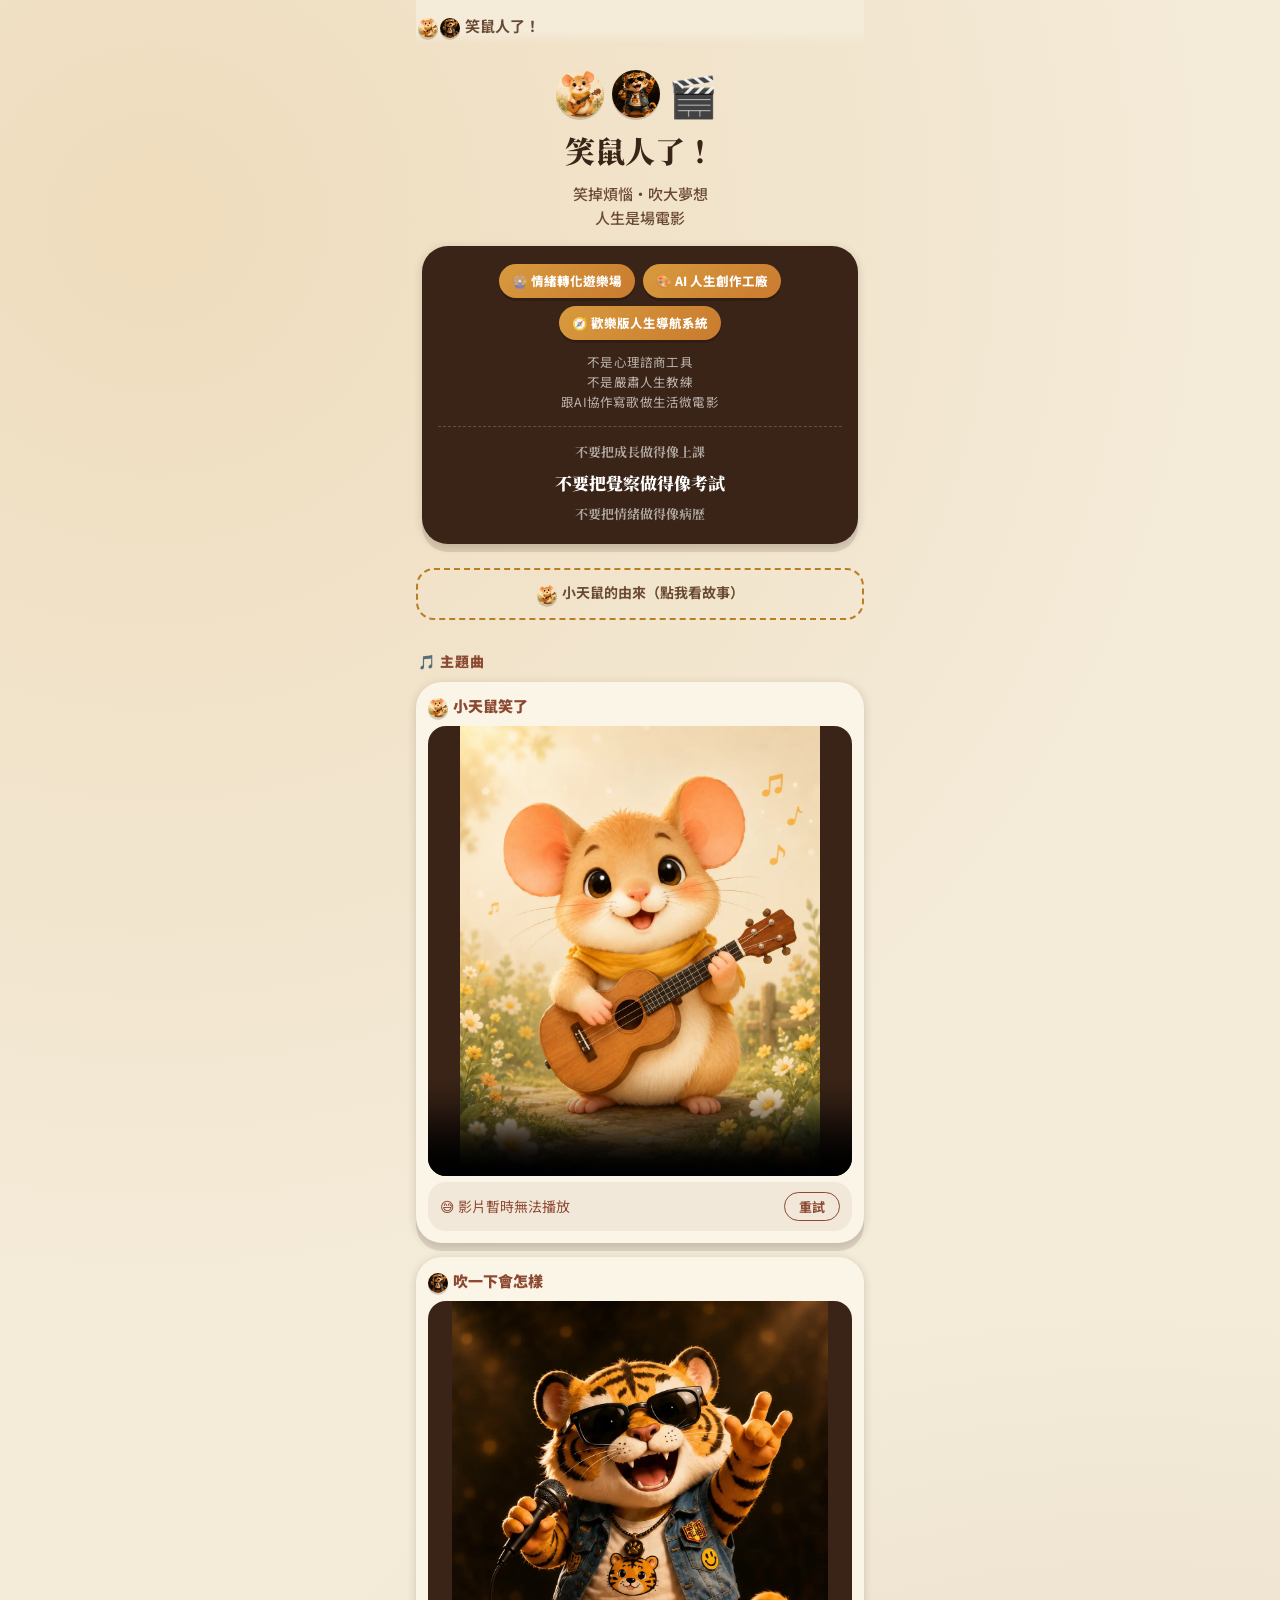
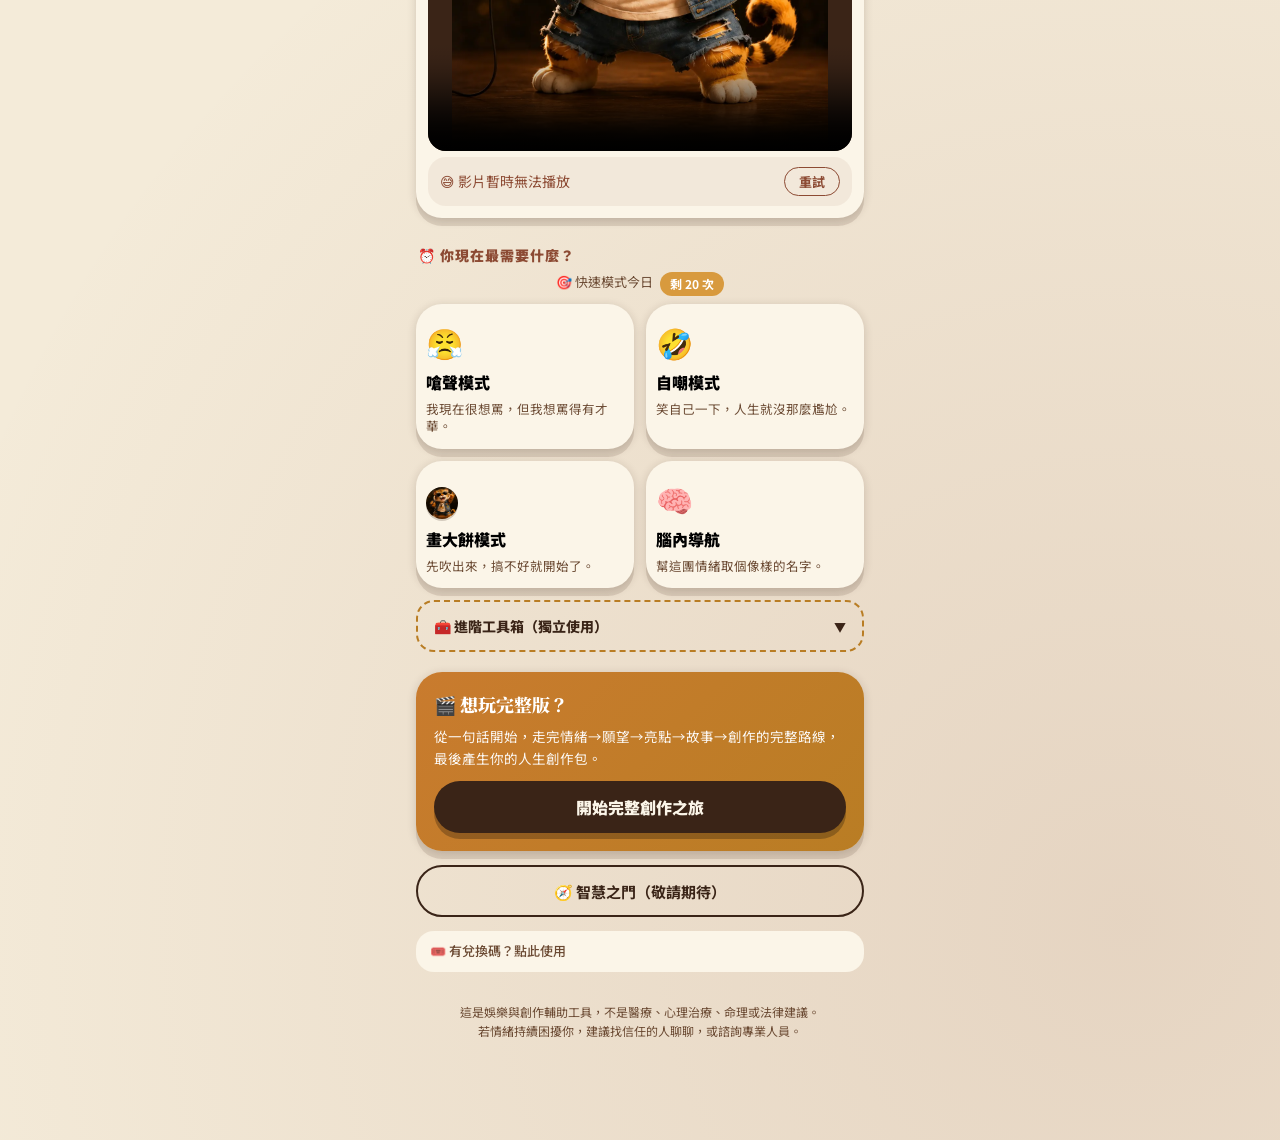
<file: index.html>
<!DOCTYPE html>
<html lang="zh-Hant-TW">
<head>
<meta charset="UTF-8">
<meta name="viewport" content="width=device-width, initial-scale=1, viewport-fit=cover">
<title>笑鼠人了！－ 笑掉煩惱，吹大夢想，把生活變成微電影</title>
<meta name="description" content="歡樂版人生導航系統：把情緒變笑氣，把妄想變願景，把生活變成微電影。不是心理諮商、不是命理、不是嚴肅人生教練。">
<meta name="theme-color" content="#C97B2E">
<link rel="manifest" href="manifest.json">
<link rel="apple-touch-icon" href="rat-safe.jpg">
<link rel="icon" href="rat-safe.jpg">
<link rel="stylesheet" href="style.css">

<!-- ============================================================
  Analytics placeholders (GA4 / Microsoft Clarity)
  Free, optional. Replace the IDs below to enable. Leaving them
  as-is means analytics simply does not load — app still works.
============================================================= -->
<script>
  window.GA4_ID = "G-XXXXXXXXXX";      // ← 換成你的 GA4 評估 ID
  window.CLARITY_ID = "xxxxxxxxxx";    // ← 換成你的 Clarity Project ID
  window.GAS_API_URL = "https://script.google.com/macros/s/AKfycbzFkewVnwkmxQfHQACgjbrm0c6b4pj-tnhjEApqHDGZkanwAmQkqObV0bAMxFBNAV-E/exec";
</script>
<script>
  if (window.GA4_ID && window.GA4_ID.indexOf('XXXX') === -1) {
    var s = document.createElement('script');
    s.async = true; s.src = "https://www.googletagmanager.com/gtag/js?id=" + window.GA4_ID;
    document.head.appendChild(s);
    window.dataLayer = window.dataLayer || [];
    function gtag(){window.dataLayer.push(arguments);}
    window.gtag = gtag;
    gtag('js', new Date());
    gtag('config', window.GA4_ID);
  }
  if (window.CLARITY_ID && window.CLARITY_ID.indexOf('xxxx') === -1) {
    (function(c,l,a,r,i,t,y){
      c[a]=c[a]||function(){(c[a].q=c[a].q||[]).push(arguments)};
      t=l.createElement(r);t.async=1;t.src="https://www.clarity.ms/tag/"+i;
      y=l.getElementsByTagName(r)[0];y.parentNode.insertBefore(t,y);
    })(window, document, "clarity", "script", window.CLARITY_ID);
  }
</script>
</head>
<body>

<div class="app-shell" id="app-shell">

  <div class="topbar">
    <button class="back-btn" id="btn-back" style="display:none" aria-label="返回首頁">←</button>
    <span class="brand"><img src="rat.webp" class="char-icon char-icon-tiny" alt="小天鼠"><img src="tiger.webp" class="char-icon char-icon-tiny" alt="唬爛虎"> 笑鼠人了！</span>
    <span style="width:44px"></span>
  </div>

  <!-- ============================ HOME ============================ -->
  <section class="screen active" id="screen-home">

    <div class="hero">
      <div class="emoji-row">
        <img src="rat.webp" class="char-icon char-icon-hero" alt="小天鼠">
        <img src="tiger.webp" class="char-icon char-icon-hero" alt="唬爛虎">
        <span>🎬</span>
      </div>
      <h1>笑鼠人了！</h1>
      <p class="subtitle">笑掉煩惱・吹大夢想<br>人生是場電影</p>
      <div class="positioning-card">
        <div class="position-badges">
          <span class="position-badge">🎡 情緒轉化遊樂場</span>
          <span class="position-badge">🎨 AI 人生創作工廠</span>
          <span class="position-badge">🧭 歡樂版人生導航系統</span>
        </div>
        <p class="not-list">不是心理諮商工具<br>不是嚴肅人生教練<br>跟AI協作寫歌做生活微電影</p>
        <div class="spirit-banner">
          <span class="spirit-line">不要把成長做得像上課</span>
          <span class="spirit-line">不要把覺察做得像考試</span>
          <span class="spirit-line">不要把情緒做得像病歷</span>
        </div>
      </div>
    </div>

    <button class="origin-toggle" id="btn-origin"><img src="rat.webp" class="char-icon char-icon-tiny" alt="小天鼠"> 小天鼠的由來（點我看故事）</button>
    <div class="origin-card" id="origin-card">媽媽急著找我幫忙，拉開嗓門大喊：

「小～～天～～鼠～～～！」

旁邊的孩子聽了偷偷在笑。
笑著糾正阿嬤：
「阿嬤，是小天使啦，不是小天鼠！」🤣

接著還學了一遍：
「小～～天～～鼠～～～！」

把我也逗樂了。

於是，「小天鼠」就這樣誕生了。✨</div>

    <div class="section-label">🎵 主題曲</div>
    <div class="video-grid">
      <div class="video-card">
        <div class="video-card-head"><img src="rat.webp" class="char-icon char-icon-tiny" alt="小天鼠"> 小天鼠笑了</div>
        <video class="theme-video" preload="none" controls playsinline poster="rat.webp" data-event="rat">
          <source src="videos/rat-v2.mp4" type="video/mp4">
        </video>
        <div class="video-err-box" hidden>
          <span>😅 影片暫時無法播放</span>
          <button class="btn-video-retry">重試</button>
        </div>
      </div>
      <div class="video-card">
        <div class="video-card-head"><img src="tiger.webp" class="char-icon char-icon-tiny" alt="唬爛虎"> 吹一下會怎樣</div>
        <video class="theme-video" preload="none" controls playsinline poster="tiger.webp" data-event="tiger">
          <source src="videos/tiger-v2.mp4" type="video/mp4">
        </video>
        <div class="video-err-box" hidden>
          <span>😅 影片暫時無法播放</span>
          <button class="btn-video-retry">重試</button>
        </div>
      </div>
    </div>

    <!-- 草稿繼續提示 -->
    <div id="draft-banner" style="display:none"></div>

    <div class="section-label">⏰ 你現在最需要什麼？</div>
    <div id="quota-quick-info" class="quota-info-row"></div>
    <div class="mode-grid" id="mode-grid"><!-- rendered by app.js --></div>

    <!-- 進階工具箱 -->
    <div id="advanced-box" style="margin-top:12px;"></div>

    <div class="route-b-banner">
      <h3>🎬 想玩完整版？</h3>
      <p>從一句話開始，走完情緒→願望→亮點→故事→創作的完整路線，最後產生你的人生創作包。</p>
      <button class="btn-primary" id="btn-route-b">開始完整創作之旅</button>
    </div>

    <button class="btn-ghost" id="btn-gate" style="margin-top:14px;">🧭 智慧之門（敬請期待）</button>

    <!-- 額度升級提示（平時隱藏，額度用盡時短暫出現） -->
    <div id="quota-upgrade-hint" class="upgrade-hint-box" hidden>
      <p>🎁 有方案碼可以獲得更多次數！</p>
      <div class="redeem-row">
        <input id="redeem-input" class="redeem-input" type="text" placeholder="輸入方案碼（如 HAPPY-X7K9）" autocapitalize="characters">
        <button class="btn-redeem" onclick="window._redeemCode&&window._redeemCode(document.getElementById('redeem-input').value,document.getElementById('redeem-name').value)">兌換</button>
      </div>
      <input id="redeem-name" type="text" placeholder="你的名字（選填，方便老師查詢）" style="width:100%;margin-top:6px;padding:7px 10px;border:1px solid #ddd6fe;border-radius:7px;font-size:13px">
    </div>

    <!-- 方案碼兌換區（常駐，收合） -->
    <details class="redeem-details">
      <summary>🎟️ 有兌換碼？點此使用</summary>
      <div style="margin-top:8px">
        <div class="redeem-row">
          <input id="redeem-input-2" class="redeem-input" type="text" placeholder="輸入方案碼" autocapitalize="characters">
          <button class="btn-redeem" onclick="window._redeemCode&&window._redeemCode(document.getElementById('redeem-input-2').value,document.getElementById('redeem-name-2').value)">兌換</button>
        </div>
        <input id="redeem-name-2" type="text" placeholder="你的名字（選填，方便老師查詢）" style="width:100%;margin-top:6px;padding:7px 10px;border:1px solid #ddd6fe;border-radius:7px;font-size:13px">
      </div>
    </details>

    <footer class="foot-note">
      這是娛樂與創作輔助工具，不是醫療、心理治療、命理或法律建議。<br>
      若情緒持續困擾你，建議找信任的人聊聊，或諮詢專業人員。
    </footer>
  </section>

  <!-- ===================== GENERIC MODE SCREEN ===================== -->
  <section class="screen" id="screen-mode">
    <div class="progress-strip" id="progress-strip" style="display:none"></div>
    <div class="mode-header">
      <div class="icon" id="mode-icon">😤</div>
      <h2 id="mode-title">嗆聲模式</h2>
      <p class="sub" id="mode-sub">我現在很想罵，但我想罵得有才華。</p>
    </div>

    <div id="mode-input-area"><!-- rendered by app.js --></div>

    <button class="btn-primary" id="btn-generate">產生內容 🎲</button>

    <div id="mode-results" style="margin-top:18px;"></div>
  </section>

  <!-- ===================== 智慧之門 / waitlist ===================== -->
  <section class="screen" id="screen-gate">
    <div class="mode-header">
      <div class="icon">🧭</div>
      <h2>智慧之門</h2>
      <p class="sub">Coming Soon</p>
    </div>
    <div class="gate-card">
      <span class="brush">有些答案，<br>不是算出來的，<br>是看見的。</span>
      <p style="color:#F1E6CC; font-size:14px;">未來這裡會連結專業合作系統，提供更深的解讀體驗。目前僅開放候補名單，不提供算命或解卦。</p>
      <span class="coming">COMING SOON</span>
    </div>
    <div class="field-block" style="margin-top:18px;">
      <label for="waitlist-contact">留下 LINE ID 或 Email，開放時優先通知你</label>
      <textarea id="waitlist-contact" rows="2" placeholder="例如：line_id 或 you@example.com"></textarea>
    </div>
    <button class="btn-primary" id="btn-waitlist-join">加入候補名單</button>
  </section>

  <div class="toast" id="toast"></div>
</div>

<script src="app.js"></script>
<script type="module" src="roast-engine-v2.js"></script>
<script>
  if ('serviceWorker' in navigator) {
    window.addEventListener('load', function () {
      navigator.serviceWorker.register('service-worker.js').catch(function(){ /* offline-first is best-effort */ });
    });
  }
</script>
</body>
</html>
</file>
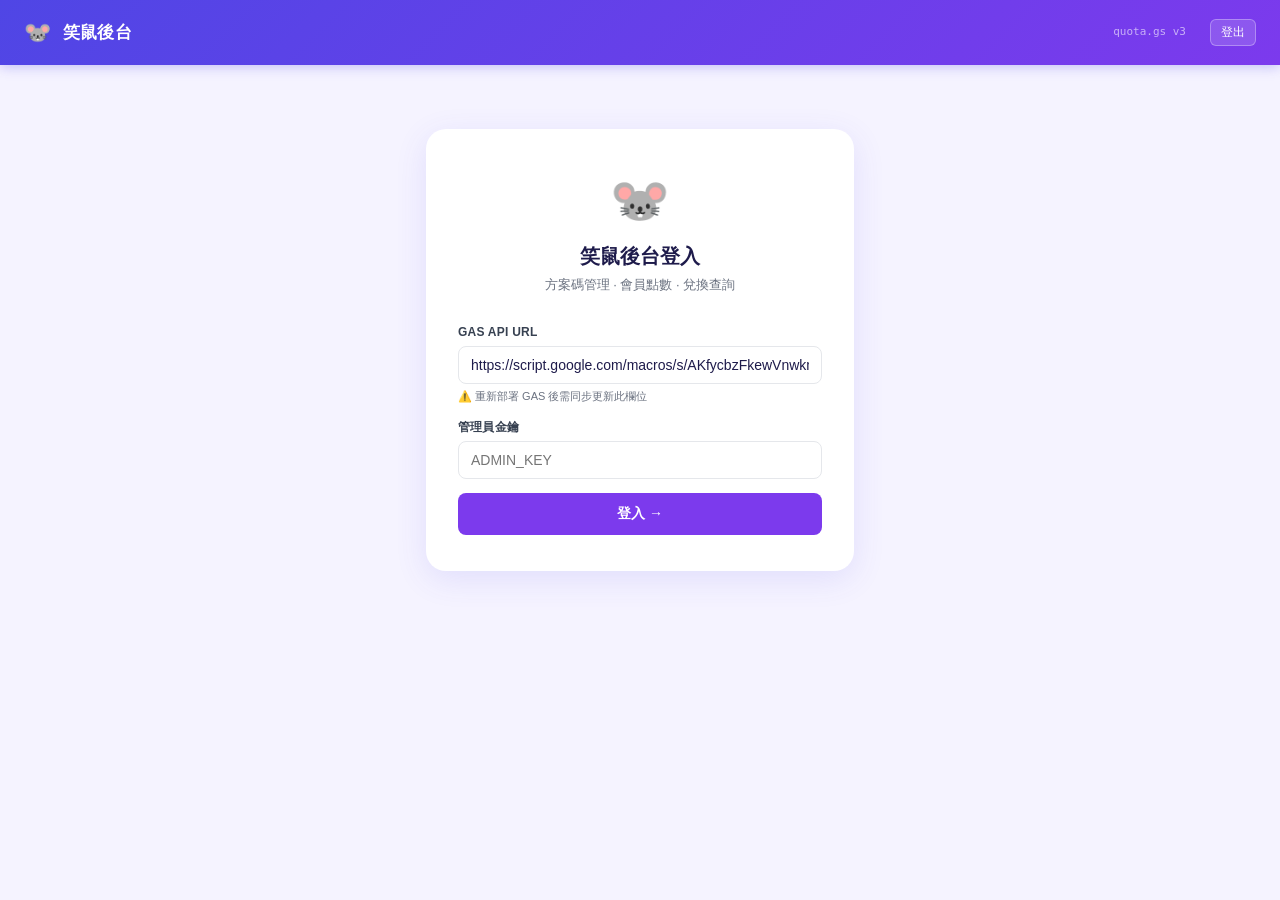
<file: quota-admin.html>
<!DOCTYPE html>
<html lang="zh-TW">
<head>
<meta charset="UTF-8">
<meta name="viewport" content="width=device-width, initial-scale=1.0">
<title>🐭 笑鼠後台</title>
<style>
*{box-sizing:border-box;margin:0;padding:0}
:root{
  --purple:#7c3aed;--purple-light:#ede9fe;--purple-mid:#ddd6fe;
  --green:#059669;--green-light:#d1fae5;
  --red:#dc2626;--red-light:#fee2e2;
  --amber:#d97706;--amber-light:#fef3c7;
  --sky:#0284c7;--sky-light:#e0f2fe;
  --gray:#6b7280;--gray-light:#f3f4f6;
  --border:#e5e7eb;--shadow:0 1px 3px rgba(0,0,0,.08),0 4px 16px rgba(0,0,0,.06);
  --radius:12px;--radius-sm:8px;
}
body{font-family:-apple-system,BlinkMacSystemFont,'Segoe UI','Noto Sans TC',sans-serif;
  background:#f5f3ff;color:#1e1b4b;font-size:15px;line-height:1.5}

/* ─── Header ─── */
header{
  background:linear-gradient(135deg,#4f46e5 0%,#7c3aed 100%);
  color:#fff;padding:16px 24px;display:flex;align-items:center;gap:12px;
  box-shadow:0 2px 12px rgba(79,70,229,.3);
}
header .logo{font-size:22px}
header h1{font-size:17px;font-weight:700;letter-spacing:.01em}
header .ver{font-size:11px;opacity:.6;margin-left:auto;font-family:monospace}

/* ─── Login ─── */
#auth-panel{
  max-width:460px;margin:64px auto 0;padding:0 16px;
}
.login-card{
  background:#fff;border-radius:20px;padding:36px 32px;
  box-shadow:0 8px 32px rgba(79,70,229,.12);
}
.login-logo{text-align:center;font-size:48px;margin-bottom:4px}
.login-title{text-align:center;font-size:20px;font-weight:700;color:#1e1b4b;margin-bottom:4px}
.login-sub{text-align:center;font-size:13px;color:var(--gray);margin-bottom:28px}

/* ─── Main Panel ─── */
#main-panel{display:none;max-width:960px;margin:0 auto;padding:20px 16px 60px}

/* ─── Tabs ─── */
.tabs{
  display:flex;gap:4px;background:#fff;border-radius:var(--radius);padding:6px;
  box-shadow:var(--shadow);margin-bottom:20px;
}
.tab{
  flex:1;padding:10px 8px;border:none;background:none;border-radius:var(--radius-sm);
  font-size:14px;font-weight:600;color:var(--gray);cursor:pointer;transition:all .15s;
  display:flex;align-items:center;justify-content:center;gap:6px;
}
.tab.active{background:var(--purple);color:#fff;box-shadow:0 2px 8px rgba(124,58,237,.35)}
.tab-panel{display:none}.tab-panel.active{display:block}

/* ─── Cards ─── */
.card{background:#fff;border-radius:var(--radius);padding:24px;box-shadow:var(--shadow);margin-bottom:16px}
.card-title{
  font-size:15px;font-weight:700;color:#1e1b4b;
  margin-bottom:16px;display:flex;align-items:center;gap:8px;
}
.card-title .icon{font-size:18px}
.card-title .badge-count{
  margin-left:auto;font-size:12px;font-weight:600;
  background:var(--purple-light);color:var(--purple);
  padding:2px 8px;border-radius:20px;
}
.section-divider{
  border:none;border-top:1px solid var(--border);
  margin:20px 0;
}

/* ─── Form ─── */
.field{margin-bottom:14px}
label{display:block;font-size:12px;font-weight:700;color:#374151;margin-bottom:5px;letter-spacing:.02em}
input,select,textarea{
  width:100%;padding:10px 12px;border:1.5px solid var(--border);
  border-radius:var(--radius-sm);font-size:14px;outline:none;
  background:#fff;transition:border-color .15s;color:#1e1b4b;
}
input:focus,select:focus{border-color:var(--purple);box-shadow:0 0 0 3px rgba(124,58,237,.1)}
select{cursor:pointer}
.row2{display:grid;grid-template-columns:1fr 1fr;gap:12px}
.row3{display:grid;grid-template-columns:1fr 1fr 1fr;gap:12px}
@media(max-width:600px){.row2,.row3{grid-template-columns:1fr}}

/* ─── Buttons ─── */
.btn{
  display:inline-flex;align-items:center;justify-content:center;gap:6px;
  padding:10px 20px;border:none;border-radius:var(--radius-sm);
  font-size:14px;font-weight:700;cursor:pointer;transition:all .15s;
  text-decoration:none;
}
.btn-primary{background:var(--purple);color:#fff}
.btn-primary:hover{background:#6d28d9;transform:translateY(-1px);box-shadow:0 4px 12px rgba(124,58,237,.3)}
.btn-success{background:var(--green);color:#fff}
.btn-success:hover{background:#047857}
.btn-danger{background:var(--red);color:#fff}
.btn-danger:hover{background:#b91c1c}
.btn-outline{background:#fff;color:var(--purple);border:1.5px solid var(--purple-mid)}
.btn-outline:hover{background:var(--purple-light)}
.btn-ghost{background:var(--gray-light);color:#374151}
.btn-ghost:hover{background:#e5e7eb}
.btn-sm{padding:6px 12px;font-size:12px}
.btn-block{width:100%;padding:12px}
.btn:disabled{opacity:.4;cursor:not-allowed;transform:none !important;box-shadow:none !important}

/* ─── Alerts / Messages ─── */
.msg{
  padding:10px 14px;border-radius:var(--radius-sm);
  margin-bottom:12px;font-size:13px;font-weight:600;display:none;
}
.msg.ok{background:var(--green-light);color:#065f46;display:block;border-left:3px solid var(--green)}
.msg.err{background:var(--red-light);color:#991b1b;display:block;border-left:3px solid var(--red)}
.msg.info{background:var(--purple-light);color:#4c1d95;display:block;border-left:3px solid var(--purple)}
.alert-box{
  padding:12px 14px;border-radius:var(--radius-sm);
  font-size:13px;font-weight:600;margin-bottom:16px;
}
.alert-warning{background:var(--amber-light);color:#78350f;border-left:3px solid var(--amber)}

/* ─── Code Display ─── */
.code-box{
  display:none;margin-top:16px;background:linear-gradient(135deg,#f5f3ff,#ede9fe);
  border:2px solid var(--purple-mid);border-radius:var(--radius);padding:16px 20px;
}
.code-box .code-label{font-size:11px;font-weight:700;color:var(--purple);letter-spacing:.08em;text-transform:uppercase;margin-bottom:6px}
.code-box .code-value{
  font-family:monospace;font-size:22px;font-weight:800;
  color:#3730a3;letter-spacing:.08em;margin-bottom:10px;word-break:break-all;
}
.code-box .code-meta{font-size:12px;color:var(--gray);margin-bottom:10px;line-height:1.7}
.copy-btn{
  background:#fff;color:var(--purple);border:1.5px solid var(--purple-mid);
  border-radius:6px;padding:6px 14px;font-size:13px;font-weight:700;
  cursor:pointer;transition:all .15s;
}
.copy-btn:hover{background:var(--purple);color:#fff}
.copy-btn.copied{background:var(--green);color:#fff;border-color:var(--green)}

/* ─── Table ─── */
.table-wrap{overflow-x:auto;margin:-4px}
table{width:100%;border-collapse:collapse;font-size:13px;min-width:600px}
th{
  background:var(--gray-light);padding:10px 12px;text-align:left;
  font-size:12px;font-weight:700;color:#374151;letter-spacing:.04em;
  border-bottom:2px solid var(--border);white-space:nowrap;
}
td{padding:10px 12px;border-bottom:1px solid #f3f4f6;vertical-align:middle}
tr:last-child td{border-bottom:none}
tr:hover td{background:#faf5ff}
.td-code{font-family:monospace;font-size:12px;font-weight:700;color:#3730a3}
.td-muted{color:var(--gray);font-size:12px}

/* ─── Badges ─── */
.badge{
  display:inline-block;padding:3px 9px;border-radius:20px;
  font-size:11px;font-weight:700;white-space:nowrap;
}
.badge-gift{background:#fef3c7;color:#92400e}
.badge-student{background:var(--green-light);color:#065f46}
.badge-custom{background:var(--purple-light);color:#4c1d95}
.badge-free{background:var(--gray-light);color:#374151}
.badge-on{background:var(--green-light);color:#065f46}
.badge-off{background:var(--red-light);color:#991b1b}
.badge-expired{background:var(--gray-light);color:var(--gray)}

/* ─── Member Box ─── */
.member-box{
  background:#faf5ff;border:1.5px solid var(--purple-mid);
  border-radius:var(--radius);padding:16px;margin-top:14px;display:none;
}
.member-grid{display:grid;grid-template-columns:repeat(auto-fill,minmax(200px,1fr));gap:8px}
.member-item{padding:8px 10px;background:#fff;border-radius:8px;border:1px solid var(--purple-mid)}
.member-item .mk{font-size:11px;font-weight:700;color:var(--purple);text-transform:uppercase;letter-spacing:.04em;margin-bottom:2px}
.member-item .mv{font-size:13px;color:#1e1b4b;font-family:monospace;word-break:break-all}

/* ─── Quick Stats ─── */
.stat-row{display:grid;grid-template-columns:repeat(3,1fr);gap:10px;margin-bottom:16px}
.stat-card{
  background:#fff;border-radius:10px;padding:14px 16px;
  box-shadow:0 1px 4px rgba(0,0,0,.06);text-align:center;
}
.stat-card .sv{font-size:24px;font-weight:800;color:var(--purple)}
.stat-card .sl{font-size:11px;color:var(--gray);font-weight:600;margin-top:2px}

/* ─── Empty state ─── */
.empty{padding:32px 20px;text-align:center;color:var(--gray)}
.empty .eicon{font-size:32px;margin-bottom:8px}
.empty .etxt{font-size:14px}
</style>
</head>
<body>
<header>
  <span class="logo">🐭</span>
  <h1>笑鼠後台</h1>
  <span class="ver">quota.gs v3</span>
  <button onclick="doLogout()" style="margin-left:12px;background:rgba(255,255,255,.15);color:#fff;border:1px solid rgba(255,255,255,.3);border-radius:6px;padding:4px 10px;font-size:12px;cursor:pointer">登出</button>
</header>

<!-- ════ 登入 ════ -->
<div id="auth-panel">
  <div class="login-card">
    <div class="login-logo">🐭</div>
    <div class="login-title">笑鼠後台登入</div>
    <div class="login-sub">方案碼管理 · 會員點數 · 兌換查詢</div>

    <div class="field">
      <label>GAS API URL</label>
      <input type="text" id="gas-url"
        value="https://script.google.com/macros/s/AKfycbzFkewVnwkmxQfHQACgjbrm0c6b4pj-tnhjEApqHDGZkanwAmQkqObV0bAMxFBNAV-E/exec"
        placeholder="GAS 部署網址">
      <div style="font-size:11px;color:var(--gray);margin-top:4px">⚠️ 重新部署 GAS 後需同步更新此欄位</div>
    </div>
    <div class="field">
      <label>管理員金鑰</label>
      <input type="password" id="admin-key" placeholder="ADMIN_KEY">
    </div>
    <div class="msg" id="auth-msg"></div>
    <button class="btn btn-primary btn-block" onclick="doLogin()">登入 →</button>
  </div>
</div>

<!-- ════ 主面板 ════ -->
<div id="main-panel">

  <div class="tabs">
    <button class="tab active" onclick="switchTab('codes')">🎫 發碼管理</button>
    <button class="tab" onclick="switchTab('members')">👤 會員點數</button>
    <button class="tab" onclick="switchTab('tools')">🔧 系統工具</button>
  </div>

  <!-- ── Tab 1：發碼管理 ── -->
  <div id="tab-codes" class="tab-panel active">

    <!-- 建立新方案碼 -->
    <div class="card">
      <div class="card-title"><span class="icon">🎫</span>建立新方案碼</div>

      <div class="field">
        <label>選擇類型</label>
        <select id="code-type" onchange="onTypeChange()">
          <option value="custom">🧪 測試 / 活動用（TEST-* 或 GROUP-*）— 自訂每日次數</option>
          <option value="student">📚 學員方案（LEARN-*）— 升為學員方案 N 天</option>
          <option value="gift">🎁 工坊贈送碼（HAPPY-*）— 直接增加工坊點數</option>
        </select>
      </div>

      <div id="type-custom-fields">
        <div class="row2">
          <div class="field">
            <label>前綴（TEST 或 GROUP）</label>
            <input type="text" id="c-prefix" value="TEST">
          </div>
          <div class="field">
            <label>備註（給自己看）</label>
            <input type="text" id="c-note" placeholder="例：2026暑假測試碼">
          </div>
        </div>
        <div class="row3">
          <div class="field">
            <label>每日快速次數</label>
            <input type="number" id="c-quick" value="50" min="1">
          </div>
          <div class="field">
            <label>每日旅程次數</label>
            <input type="number" id="c-journey" value="10" min="1">
          </div>
          <div class="field">
            <label>每日工坊次數</label>
            <input type="number" id="c-workshop" value="10" min="1">
          </div>
        </div>
        <div class="row2">
          <div class="field">
            <label>有效天數</label>
            <input type="number" id="c-days" value="30" min="1">
          </div>
          <div class="field">
            <label>最多幾人可用</label>
            <input type="number" id="c-maxppl" value="1" min="1">
          </div>
        </div>
      </div>

      <div id="type-student-fields" style="display:none">
        <div class="row2">
          <div class="field">
            <label>學員方案天數</label>
            <input type="number" id="s-days" value="30" min="1">
          </div>
          <div class="field">
            <label>最多幾人可用</label>
            <input type="number" id="s-maxppl" value="30" min="1">
          </div>
        </div>
        <div class="field">
          <label>課程備註</label>
          <input type="text" id="s-note" placeholder="例：2026暑假班">
        </div>
      </div>

      <div id="type-gift-fields" style="display:none">
        <div class="row2">
          <div class="field">
            <label>贈送工坊次數</label>
            <input type="number" id="g-value" value="3" min="1">
          </div>
          <div class="field">
            <label>兌換碼有效天數</label>
            <input type="number" id="g-days" value="90" min="1">
          </div>
        </div>
        <div class="row2">
          <div class="field">
            <label>最多幾人可用</label>
            <input type="number" id="g-maxppl" value="1" min="1">
          </div>
          <div class="field">
            <label>備註</label>
            <input type="text" id="g-note" placeholder="例：贈給王小明">
          </div>
        </div>
      </div>

      <div class="msg" id="create-msg"></div>
      <button class="btn btn-primary" onclick="createCode()" id="create-btn">✨ 產生方案碼</button>

      <!-- 產生結果 -->
      <div class="code-box" id="code-result">
        <div class="code-label">✅ 方案碼已產生，複製後發給對方</div>
        <div class="code-value" id="code-val"></div>
        <div class="code-meta" id="code-meta"></div>
        <button class="copy-btn" id="copy-btn" onclick="copyCode()">📋 複製方案碼</button>
      </div>
    </div>

    <!-- 現有方案碼列表 -->
    <div class="card">
      <div class="card-title">
        <span class="icon">📋</span>現有方案碼
        <button class="btn btn-ghost btn-sm" onclick="loadCodes()" style="margin-left:auto">重新整理</button>
      </div>
      <div class="table-wrap">
        <table>
          <thead><tr>
            <th>方案碼</th><th>類型</th><th>每日 Q/J/W</th>
            <th>天數</th><th>兌換人數</th><th>到期日</th><th>備註</th><th>操作</th>
          </tr></thead>
          <tbody id="codes-tbody">
            <tr><td colspan="8"><div class="empty"><div class="eicon">📋</div><div class="etxt">點「重新整理」載入</div></div></td></tr>
          </tbody>
        </table>
      </div>
    </div>

    <!-- 查誰兌換 -->
    <div class="card">
      <div class="card-title"><span class="icon">🔍</span>查誰兌換了這個碼</div>
      <div style="display:flex;gap:10px;margin-bottom:10px">
        <input type="text" id="lookup-code" placeholder="貼上方案碼，例：LEARN-A4R3-K9FZ" style="flex:1">
        <button class="btn btn-primary" onclick="lookupCodeRedemptions()">查詢</button>
      </div>
      <div class="msg" id="lookup-msg"></div>
      <div id="lookup-result"></div>
    </div>
  </div>

  <!-- ── Tab 2：會員點數 ── -->
  <div id="tab-members" class="tab-panel">

    <!-- 查詢會員 -->
    <div class="card">
      <div class="card-title"><span class="icon">🔍</span>查詢會員狀態</div>
      <div style="display:flex;gap:10px">
        <input type="text" id="search-userid" placeholder="輸入 userId（LINE UID）" style="flex:1">
        <button class="btn btn-primary" onclick="searchMember()">查詢</button>
      </div>
      <div class="msg" id="member-msg"></div>
      <div class="member-box" id="member-box"></div>
    </div>

    <!-- 直接送工坊點數 -->
    <div class="card">
      <div class="card-title"><span class="icon">🎁</span>直接送工坊點數給特定會員</div>
      <div class="alert-box alert-warning">⚠️ 只增加工坊模式 bonus，不影響快速/旅程每日額度。不需對方輸入碼，直接入帳。</div>
      <div class="row3">
        <div class="field">
          <label>userId（查詢後自動填入）</label>
          <input type="text" id="grant-userid" placeholder="U開頭的LINE UID">
        </div>
        <div class="field">
          <label>贈送工坊點數（次）</label>
          <input type="number" id="grant-amount" value="1" min="1">
        </div>
        <div class="field">
          <label>備註原因</label>
          <input type="text" id="grant-note" placeholder="例：課程補贈">
        </div>
      </div>
      <div class="msg" id="grant-msg"></div>
      <button class="btn btn-success" onclick="grantBonus()">🎁 確認送出點數</button>
    </div>

    <!-- 會員列表 -->
    <div class="card">
      <div class="card-title">
        <span class="icon">👥</span>會員列表
        <button class="btn btn-ghost btn-sm" onclick="loadMembers()" style="margin-left:auto">載入最新</button>
      </div>
      <div class="table-wrap">
        <table>
          <thead><tr>
            <th>姓名／暱稱</th><th>userId</th><th>方案</th><th>到期</th><th>工坊bonus</th>
            <th>今日快速</th><th>今日旅程</th><th>今日工坊</th><th>最後使用</th>
          </tr></thead>
          <tbody id="members-tbody">
            <tr><td colspan="9"><div class="empty"><div class="eicon">👥</div><div class="etxt">點「載入最新」</div></div></td></tr>
          </tbody>
        </table>
      </div>
    </div>
  </div>

  <!-- ── Tab 3：系統工具 ── -->
  <div id="tab-tools" class="tab-panel">
    <div class="card">
      <div class="card-title"><span class="icon">🔧</span>Schema 遷移</div>
      <p style="color:var(--gray);font-size:13px;margin-bottom:16px">在 21_會員資料 自動補齊新欄位。已有欄位的不動，舊資料不被覆蓋。</p>
      <div class="msg" id="migrate-msg"></div>
      <button class="btn btn-outline" onclick="migrateSchema()">執行 Schema 遷移</button>
    </div>

    <div class="card">
      <div class="card-title"><span class="icon">🚫</span>停用方案碼</div>
      <div style="display:flex;gap:10px">
        <input type="text" id="disable-code" placeholder="貼上完整方案碼" style="flex:1">
        <button class="btn btn-danger" onclick="disableCode()">停用</button>
      </div>
      <div class="msg" id="disable-msg"></div>
    </div>
  </div>

</div><!-- end main-panel -->

<script>
var API_URL = '';
var ADMIN_KEY = '';
var _lastCode = '';

function showMsg(id, text, isErr) {
  var el = document.getElementById(id);
  if (!text) { el.style.display = 'none'; return; }
  el.textContent = text;
  el.className = 'msg ' + (isErr ? 'err' : 'ok');
}

async function callApi(action, extra) {
  var body = Object.assign({ action: action, adminKey: ADMIN_KEY }, extra || {});
  var res = await fetch(API_URL, { method: 'POST', body: JSON.stringify(body) });
  return res.json();
}

function doLogout() {
  localStorage.removeItem('hsr_gas_url');
  localStorage.removeItem('hsr_admin_key');
  API_URL = ''; ADMIN_KEY = '';
  document.getElementById('main-panel').style.display = 'none';
  document.getElementById('auth-panel').style.display = 'block';
  document.getElementById('admin-key').value = '';
}

async function doLogin() {
  API_URL   = document.getElementById('gas-url').value.trim();
  ADMIN_KEY = document.getElementById('admin-key').value.trim();
  if (!API_URL || !ADMIN_KEY) { showMsg('auth-msg','請填入 GAS URL 與管理員金鑰',true); return; }
  showMsg('auth-msg','驗證中…',false);
  try {
    var r = await callApi('adminListCodes');
    if (r.ok === false) { showMsg('auth-msg', r.message || '驗證失敗', true); return; }
    localStorage.setItem('hsr_gas_url', API_URL);
    localStorage.setItem('hsr_admin_key', ADMIN_KEY);
    document.getElementById('auth-panel').style.display = 'none';
    document.getElementById('main-panel').style.display = 'block';
    renderCodesTable(r.codes || []);
  } catch(e) {
    showMsg('auth-msg', '連線失敗：' + e.message, true);
  }
}

// 頁面載入時自動恢復登入
window.addEventListener('DOMContentLoaded', function() {
  var savedUrl = localStorage.getItem('hsr_gas_url');
  var savedKey = localStorage.getItem('hsr_admin_key');
  if (savedUrl) document.getElementById('gas-url').value = savedUrl;
  if (savedUrl && savedKey) {
    document.getElementById('admin-key').value = savedKey;
    doLogin();
  }
});

function switchTab(name) {
  document.querySelectorAll('.tab').forEach(function(t,i){
    t.classList.toggle('active', ['codes','members','tools'][i]===name);
  });
  document.querySelectorAll('.tab-panel').forEach(function(p,i){
    p.classList.toggle('active', ['tab-codes','tab-members','tab-tools'][i]==='tab-'+name);
  });
}

function onTypeChange() {
  var t = document.getElementById('code-type').value;
  document.getElementById('type-custom-fields').style.display  = t==='custom'  ? '' : 'none';
  document.getElementById('type-gift-fields').style.display    = t==='gift'    ? '' : 'none';
  document.getElementById('type-student-fields').style.display = t==='student' ? '' : 'none';
}
onTypeChange();

async function createCode() {
  var type = document.getElementById('code-type').value;
  var opts = { type: type };
  if (type === 'custom') {
    opts.prefix        = document.getElementById('c-prefix').value.trim() || 'TEST';
    opts.dailyQuick    = parseInt(document.getElementById('c-quick').value,10);
    opts.dailyJourney  = parseInt(document.getElementById('c-journey').value,10);
    opts.dailyWorkshop = parseInt(document.getElementById('c-workshop').value,10);
    opts.planDays      = parseInt(document.getElementById('c-days').value,10);
    opts.maxRedemptions= parseInt(document.getElementById('c-maxppl').value,10);
    opts.note          = document.getElementById('c-note').value.trim();
  } else if (type === 'gift') {
    opts.value         = parseInt(document.getElementById('g-value').value,10);
    opts.expiryDays    = parseInt(document.getElementById('g-days').value,10);
    opts.maxRedemptions= parseInt(document.getElementById('g-maxppl').value,10);
    opts.note          = document.getElementById('g-note').value.trim();
  } else {
    opts.planDays      = parseInt(document.getElementById('s-days').value,10);
    opts.maxRedemptions= parseInt(document.getElementById('s-maxppl').value,10);
    opts.note          = document.getElementById('s-note').value.trim();
  }
  var btn = document.getElementById('create-btn');
  btn.disabled = true;
  showMsg('create-msg','產生中…',false);
  try {
    var r = await callApi('adminCreateCode', opts);
    if (!r.ok) { showMsg('create-msg', r.message || '失敗', true); btn.disabled=false; return; }
    showMsg('create-msg','', false);
    _lastCode = r.code;
    document.getElementById('code-val').textContent = r.code;
    var meta = [];
    if (r.expiresAt) meta.push('到期：' + r.expiresAt.slice(0,10));
    if (type==='custom') meta.push('每日 快速×'+opts.dailyQuick+'　旅程×'+opts.dailyJourney+'　工坊×'+opts.dailyWorkshop+'　有效 '+opts.planDays+' 天　最多 '+opts.maxRedemptions+' 人');
    if (type==='student') meta.push('學員方案 '+opts.planDays+' 天　最多 '+opts.maxRedemptions+' 人');
    if (type==='gift') meta.push('贈送工坊次數 '+opts.value+' 次　最多 '+opts.maxRedemptions+' 人');
    document.getElementById('code-meta').textContent = meta.join('\n');
    var copyBtn = document.getElementById('copy-btn');
    copyBtn.textContent = '📋 複製方案碼';
    copyBtn.className = 'copy-btn';
    document.getElementById('code-result').style.display = 'block';
    loadCodes();
  } catch(e) {
    showMsg('create-msg', '連線失敗：'+e.message, true);
  }
  btn.disabled = false;
}

function fallbackCopy(text) {
  var ta = document.createElement('textarea');
  ta.value = text;
  ta.style.cssText = 'position:fixed;left:-9999px;top:-9999px';
  document.body.appendChild(ta);
  ta.select();
  try { document.execCommand('copy'); } catch(e) {}
  document.body.removeChild(ta);
}

function copyCode() {
  if (!_lastCode) return;
  var btn = document.getElementById('copy-btn');
  function markCopied() {
    btn.textContent = '✅ 已複製！';
    btn.className = 'copy-btn copied';
    setTimeout(function(){ btn.textContent='📋 複製方案碼'; btn.className='copy-btn'; }, 2000);
  }
  if (navigator.clipboard && navigator.clipboard.writeText) {
    navigator.clipboard.writeText(_lastCode).then(markCopied).catch(function(){ fallbackCopy(_lastCode); markCopied(); });
  } else {
    fallbackCopy(_lastCode);
    markCopied();
  }
}

async function loadCodes() {
  var r = await callApi('adminListCodes');
  renderCodesTable(r.codes || []);
}

function renderCodesTable(codes) {
  var tb = document.getElementById('codes-tbody');
  if (!codes.length) {
    tb.innerHTML = '<tr><td colspan="8"><div class="empty"><div class="eicon">🎫</div><div class="etxt">尚無方案碼</div></div></td></tr>';
    return;
  }
  var TYPE_LABELS = { gift:'🎁 工坊贈送', student:'📚 學員方案', custom:'🧪 自訂方案' };
  tb.innerHTML = codes.map(function(c) {
    var typeLabel = TYPE_LABELS[c.type] || c.type;
    var typeBadge = '<span class="badge badge-'+c.type+'">'+typeLabel+'</span>';
    var statusBadge = c.expired ? '<span class="badge badge-expired">已過期</span>'
                    : c.enabled ? '<span class="badge badge-on">✓ 啟用</span>'
                    : '<span class="badge badge-off">✗ 停用</span>';
    var limits = c.type==='custom' ? (c.dailyQuick+'/'+c.dailyJourney+'/'+c.dailyWorkshop) : '—';
    var ops = '';
    if (c.enabled && !c.expired) ops += '<button class="btn btn-danger btn-sm" onclick="quickDisable(\''+c.code+'\')" style="margin-right:4px">停用</button>';
    ops += '<button class="btn btn-outline btn-sm" onclick="lookupCode(\''+c.code+'\')">🔍 查誰兌換</button>';
    return '<tr>'
      +'<td class="td-code">'+c.code+'</td>'
      +'<td>'+typeBadge+'</td>'
      +'<td class="td-muted">'+limits+'</td>'
      +'<td class="td-muted">'+(c.planDays||'—')+'天</td>'
      +'<td style="font-weight:700;color:'+(c.redeemedCount>0?'var(--green)':'var(--gray)')+'">'+( c.redeemedCount||0)+'<span style="color:var(--gray);font-weight:400"> / '+(c.maxRedemptions||1)+'</span></td>'
      +'<td>'+statusBadge+'<br><span class="td-muted" style="font-size:11px">'+(c.expiresAt||'')+'</span></td>'
      +'<td class="td-muted" style="max-width:110px;overflow:hidden;text-overflow:ellipsis;white-space:nowrap">'+(c.note||'')+'</td>'
      +'<td style="white-space:nowrap">'+ops+'</td>'
      +'</tr>';
  }).join('');
}

async function quickDisable(code) {
  if (!confirm('停用 '+code+' ？\n停用後無法再兌換。')) return;
  var r = await callApi('adminDisableCode', { code: code });
  if (r.ok) loadCodes();
  else alert(r.message);
}

async function searchMember() {
  var uid = document.getElementById('search-userid').value.trim();
  if (!uid) return;
  document.getElementById('grant-userid').value = uid;
  var r = await callApi('adminGetMember', { userId: uid });
  var box = document.getElementById('member-box');
  if (!r.ok) {
    showMsg('member-msg', r.message || '查無此使用者', true);
    box.style.display = 'none'; return;
  }
  var m = r.member;
  var planExpired = m.planEndAt && new Date(m.planEndAt) < new Date();
  var fields = [
    ['姓名／暱稱', m.displayName || '（未填）'],
    ['userId', m.userId],
    ['方案', (m.planType||'free') + (planExpired?' ⚠️已過期':'')],
    ['到期日', m.planEndAt ? String(m.planEndAt).slice(0,10) : '—'],
    ['工坊 bonus', (m.bonusBalance||0)+' 次'],
    ['今日快速已用', m.dailyQuickUsed||0],
    ['今日旅程已用', m.dailyJourneyUsed||0],
    ['今日工坊已用', m.dailyWorkshopUsed||0],
    ['最後使用', m.lastUsageDate||'—'],
    ['建立時間', m.createdAt ? String(m.createdAt).slice(0,10) : '—']
  ];
  box.innerHTML = '<div class="member-grid">'
    + fields.map(function(f){
        return '<div class="member-item"><div class="mk">'+f[0]+'</div><div class="mv">'+f[1]+'</div></div>';
      }).join('')
    + '</div>';
  box.style.display = 'block';
  showMsg('member-msg','', false);
}

async function grantBonus() {
  var uid    = document.getElementById('grant-userid').value.trim();
  var amount = parseInt(document.getElementById('grant-amount').value, 10);
  var note   = document.getElementById('grant-note').value.trim();
  if (!uid || !amount || amount <= 0) { showMsg('grant-msg','請填入 userId 與次數',true); return; }
  var confirmMsg = '確認送出工坊點數？'
    + '\n\nuseId：' + uid
    + '\n贈送：' + amount + ' 次工坊點數'
    + '\n備註：' + (note || '（無）')
    + '\n\n⚠️ 只增加工坊 bonus，不影響快速/旅程額度';
  if (!confirm(confirmMsg)) return;
  var r = await callApi('adminGrantBonus', { userId: uid, amount: amount, note: note });
  showMsg('grant-msg', r.message || (r.ok ? '✅ 成功送出' : '失敗'), !r.ok);
}

async function loadMembers() {
  var r = await callApi('adminListMembers', { limit: 50 });
  var tb = document.getElementById('members-tbody');
  if (!r.ok || !r.members || !r.members.length) {
    tb.innerHTML = '<tr><td colspan="9"><div class="empty"><div class="eicon">👥</div><div class="etxt">尚無會員資料</div></div></td></tr>'; return;
  }
  tb.innerHTML = r.members.map(function(m) {
    var planExpired = m.planEndAt && new Date(m.planEndAt) < new Date();
    var planLabel = (m.planType||'free') + (planExpired?'(過期)':'');
    var name = m.displayName || '<span style="color:var(--gray)">（未填）</span>';
    return '<tr>'
      +'<td style="font-weight:600">'+name+'</td>'
      +'<td class="td-code" style="font-size:11px">'+(m.userId||'')+'</td>'
      +'<td><span class="badge badge-'+(m.planType||'free')+'">'+planLabel+'</span></td>'
      +'<td class="td-muted">'+(m.planEndAt?String(m.planEndAt).slice(0,10):'—')+'</td>'
      +'<td style="font-weight:700;color:var(--purple)">'+(m.bonusBalance||0)+'</td>'
      +'<td class="td-muted">'+(m.dailyQuickUsed||0)+'</td>'
      +'<td class="td-muted">'+(m.dailyJourneyUsed||0)+'</td>'
      +'<td class="td-muted">'+(m.dailyWorkshopUsed||0)+'</td>'
      +'<td class="td-muted">'+(m.lastUsageDate||'—')+'</td>'
      +'</tr>';
  }).join('');
}

async function migrateSchema() {
  var r = await callApi('adminMigrateSchema');
  showMsg('migrate-msg', r.message || (r.ok ? '完成' : '失敗'), !r.ok);
}

async function disableCode() {
  var code = document.getElementById('disable-code').value.trim();
  if (!code) return;
  var r = await callApi('adminDisableCode', { code: code });
  showMsg('disable-msg', r.message || (r.ok ? '已停用' : '失敗'), !r.ok);
  if (r.ok) loadCodes();
}

function lookupCode(code) {
  switchTab('codes');
  document.getElementById('lookup-code').value = code;
  lookupCodeRedemptions();
  setTimeout(function(){
    document.getElementById('lookup-result').scrollIntoView({ behavior:'smooth', block:'nearest' });
  }, 300);
}

async function lookupCodeRedemptions() {
  var code = document.getElementById('lookup-code').value.trim().toUpperCase();
  if (!code) { showMsg('lookup-msg','請填入方案碼',true); return; }
  document.getElementById('lookup-code').value = code;
  showMsg('lookup-msg','查詢中…',false);
  document.getElementById('lookup-result').innerHTML = '';
  try {
    var r = await callApi('adminListCodeRedemptions', { code: code });
    if (!r.ok) { showMsg('lookup-msg', r.message || '查詢失敗', true); return; }
    if (!r.redemptions || !r.redemptions.length) {
      showMsg('lookup-msg','此碼尚無兌換紀錄（0 人）',false); return;
    }
    showMsg('lookup-msg','共 ' + r.count + ' 人兌換過此碼',false);
    var ACTION_LABELS = { REDEEM_GIFT:'🎁 工坊贈送', ACTIVATE_STUDENT:'📚 學員方案', ACTIVATE_CUSTOM:'🧪 自訂方案' };
    document.getElementById('lookup-result').innerHTML =
      '<div class="table-wrap"><table><thead><tr>'
      +'<th>userId</th><th>兌換時間</th><th>方案類型</th><th>獲得工坊點數</th>'
      +'</tr></thead><tbody>'
      + r.redemptions.map(function(row) {
          var t = row.time ? String(row.time).replace('T',' ').slice(0,16) : '—';
          var label = ACTION_LABELS[row.action] || row.action;
          var amt = row.action === 'REDEEM_GIFT' ? row.amount+' 次' : '—';
          return '<tr><td class="td-code" style="font-size:11px">'+row.userId+'</td>'
            +'<td class="td-muted">'+t+'</td><td>'+label+'</td>'
            +'<td style="font-weight:700;color:var(--purple)">'+amt+'</td></tr>';
        }).join('')
      +'</tbody></table></div>';
  } catch(e) {
    showMsg('lookup-msg','連線失敗：'+e.message,true);
  }
}

document.getElementById('admin-key').addEventListener('keydown', function(e){
  if (e.key === 'Enter') doLogin();
});
</script>
</body>
</html>
</file>
<file: style.css>
/* =====================================================
   笑鼠人了！ design tokens
   Palette: 金黃 #D89A3E / 暖橘 #C97B2E / 米白 #F4EBD9
            深咖啡 #3A2417 / 紅棕 #8C4A33
   Cinema (自導自演): 黑 #1C1410 / 金 #E8C76B
   Type: Noto Serif TC (display, used sparingly) +
         Noto Sans TC (body/UI) + Ma Shan Zheng (brush accent,
         used only for mascot "金句" callouts — the one signature flourish)
   ===================================================== */

@import url('https://fonts.googleapis.com/css2?family=Noto+Serif+TC:wght@500;900&family=Noto+Sans+TC:wght@400;500;700;900&family=Ma+Shan+Zheng&display=swap');

:root{
  --cream:#F4EBD9;
  --cream-soft:#FBF5E8;
  --gold:#D89A3E;
  --gold-deep:#B97D24;
  --orange:#C97B2E;
  --coffee:#3A2417;
  --coffee-soft:#6B4A33;
  --maroon:#8C4A33;
  --cinema-bg:#1C1410;
  --cinema-gold:#E8C76B;
  --ok:#4F7A4A;
  --warn:#A23B2E;
  --radius-lg:26px;
  --radius-md:18px;
  --radius-sm:12px;
  --shadow:0 8px 0 rgba(58,36,23,0.12), 0 2px 10px rgba(58,36,23,0.18);
  --tap-min:52px;
  --maxw:480px;
}

*{box-sizing:border-box;}
html,body{margin:0;padding:0;}
body{
  background:var(--cream);
  background-image:
    radial-gradient(circle at 12% 8%, rgba(216,154,62,0.18), transparent 40%),
    radial-gradient(circle at 88% 92%, rgba(140,74,51,0.14), transparent 45%);
  color:var(--coffee);
  font-family:'Noto Sans TC', system-ui, sans-serif;
  font-size:17px;
  line-height:1.6;
  -webkit-font-smoothing:antialiased;
}

h1,h2,h3{
  font-family:'Noto Serif TC', 'Noto Sans TC', serif;
  font-weight:900;
  margin:0 0 .4em;
  color:var(--coffee);
}

.brush{
  font-family:'Ma Shan Zheng','Noto Serif TC',serif;
  font-weight:400;
}

button{font-family:inherit;touch-action:manipulation;-webkit-tap-highlight-color:transparent;}
a{color:inherit;}

.app-shell{
  max-width:var(--maxw);
  margin:0 auto;
  min-height:100vh;
  padding:0 16px 90px;
  position:relative;
  overflow-x:hidden;
}

/* ---------- Top bar ---------- */
.topbar{
  display:flex; align-items:center; justify-content:space-between;
  padding:14px 2px 6px;
  position:sticky; top:0; z-index:20;
  background:linear-gradient(var(--cream) 70%, transparent);
}
.topbar .back-btn{
  border:none; background:var(--coffee); color:var(--cream-soft);
  width:44px;height:44px;border-radius:50%;
  font-size:20px; display:flex;align-items:center;justify-content:center;
  box-shadow:var(--shadow);
}
.topbar .brand{font-size:15px;font-weight:700;color:var(--coffee-soft);}

/* ---------- Hero ---------- */
.hero{
  text-align:center;
  padding:18px 6px 8px;
}
.hero .emoji-row{font-size:40px; letter-spacing:6px; display:flex; align-items:center; justify-content:center; gap:8px;}
.char-icon{
  display:inline-block; border-radius:50%; object-fit:cover; vertical-align:middle;
  box-shadow:0 2px 0 rgba(58,36,23,0.2);
}
.char-icon-hero{width:48px; height:48px;}
.char-icon-tiny{width:20px; height:20px; margin-right:2px;}
.char-icon-sm{width:26px; height:26px; margin-right:3px;}
.char-icon-mc{width:32px; height:32px;}
.hero h1{font-size:30px; line-height:1.25; margin-top:6px;}
.hero .subtitle{
  font-size:15px; color:var(--coffee-soft); font-weight:500;
  margin-top:2px;
}
.positioning-card{
  margin-top:16px; background:var(--coffee);
  border-radius:var(--radius-lg); padding:18px 16px;
  box-shadow:var(--shadow); text-align:center;
}
.position-badges{
  display:flex; flex-wrap:wrap; gap:8px; justify-content:center;
}
.position-badge{
  display:inline-flex; align-items:center; gap:4px;
  background:linear-gradient(135deg,var(--gold),var(--orange));
  color:#fff; font-size:12.5px; font-weight:800;
  padding:7px 13px; border-radius:50px;
  box-shadow:0 3px 0 rgba(0,0,0,0.18);
}
.not-list{
  margin:12px 0 0; text-align:center; font-size:12.5px;
  color:rgba(255,255,255,0.65); letter-spacing:.2px;
}
.spirit-banner{
  margin-top:14px; padding-top:14px; border-top:1px dashed rgba(255,255,255,0.2);
  display:flex; flex-direction:column; gap:4px; text-align:center;
}
.spirit-line{
  font-family:'Noto Serif TC', serif;
  font-weight:500; display:block; line-height:1.7;
}
.spirit-line:nth-child(1){ font-size:13px; color:rgba(255,255,255,0.6); font-weight:700; }
.spirit-line:nth-child(2){ font-size:17px; color:#fff; font-weight:900; margin:2px 0; }
.spirit-line:nth-child(3){ font-size:13px; color:rgba(255,255,255,0.6); font-weight:700; }

/* ---------- Origin story card ---------- */
.origin-toggle{
  margin:16px 0 4px; width:100%; text-align:center;
  background:none; border:2px dashed var(--gold-deep);
  color:var(--coffee-soft); border-radius:var(--radius-md);
  padding:12px; font-size:14px; font-weight:700;
  min-height:var(--tap-min);
}
.origin-card{
  margin-top:10px; background:var(--cream-soft);
  border-radius:var(--radius-md); padding:18px;
  box-shadow:var(--shadow); white-space:pre-line; font-size:15px;
  display:none;
}
.origin-card.show{display:block;}

.section-label{
  font-size:14px; font-weight:900; color:var(--maroon);
  margin:26px 2px 10px; letter-spacing:1px;
}

/* ---------- Theme song videos ---------- */
.video-grid{
  display:flex; flex-direction:column; gap:14px;
}
.video-card{
  background:var(--cream-soft); border-radius:var(--radius-lg);
  padding:12px; box-shadow:var(--shadow);
}
.video-card-head{
  font-weight:900; font-size:15px; color:var(--maroon); margin-bottom:8px;
}
.theme-video{
  width:100%; border-radius:var(--radius-md); display:block; background:var(--coffee);
  max-height:50vh;
}
.video-err-box{
  display:flex; align-items:center; justify-content:space-between;
  padding:10px 12px; margin-top:6px;
  background:rgba(140,74,51,.08); border-radius:var(--radius-md);
  font-size:14px; color:var(--maroon);
}
.btn-video-retry{
  padding:4px 14px; border:1.5px solid var(--maroon); border-radius:20px;
  background:none; color:var(--maroon); font-size:13px; font-weight:700; cursor:pointer;
}

/* ---------- Mode grid ---------- */
.mode-grid{
  display:grid; grid-template-columns:1fr 1fr; gap:12px;
}
.mode-card{
  background:var(--cream-soft);
  border:none; border-radius:var(--radius-lg);
  padding:16px 10px 14px;
  box-shadow:var(--shadow);
  text-align:left;
  display:flex; flex-direction:column; gap:6px;
  min-height:118px;
  transition:transform .12s ease;
}
.mode-card:active{transform:translateY(3px);}
.mode-card .icon{font-size:30px;}
.mode-card .title{font-weight:900; font-size:16px;}
.mode-card .desc{font-size:12.5px; color:var(--coffee-soft); line-height:1.4;}

.route-b-banner{
  margin-top:20px; background:linear-gradient(135deg,var(--orange),var(--gold-deep));
  color:#fff; border-radius:var(--radius-lg); padding:18px;
  box-shadow:var(--shadow);
}
.route-b-banner h3{color:#fff; font-size:18px;}
.route-b-banner p{font-size:13.5px; margin:4px 0 12px; opacity:.95;}
.btn-primary{
  display:inline-flex; align-items:center; justify-content:center;
  width:100%; min-height:var(--tap-min);
  background:var(--coffee); color:var(--cream-soft);
  border:none; border-radius:50px; font-weight:900; font-size:16px;
  box-shadow:0 6px 0 rgba(0,0,0,0.25);
}
.btn-primary:active{transform:translateY(3px); box-shadow:none;}
.btn-ghost{
  width:100%; min-height:var(--tap-min);
  background:transparent; border:2px solid var(--coffee);
  color:var(--coffee); border-radius:50px; font-weight:700; font-size:15px;
}

footer.foot-note{
  text-align:center; font-size:12px; color:var(--coffee-soft);
  margin-top:30px; padding-bottom:10px;
}
footer.foot-note a{text-decoration:underline;}

/* ---------- Flow / mode screen ---------- */
.screen{display:none;}
.screen.active{display:block; animation:fadein .25s ease;}
@keyframes fadein{from{opacity:0; transform:translateY(6px);} to{opacity:1; transform:translateY(0);}}

.progress-strip{
  display:flex; gap:5px; margin:6px 0 16px;
}
.progress-strip span{
  flex:1; height:5px; border-radius:4px; background:#E5D6B8;
}
.progress-strip span.done{background:var(--orange);}
.progress-strip span.current{background:var(--coffee);}

.mode-header{text-align:center; margin-bottom:14px;}
.mode-header .icon{font-size:38px;}
.mode-header h2{font-size:22px; margin-top:4px;}
.mode-header .sub{font-size:14px; color:var(--coffee-soft);}

.field-block{margin-bottom:16px;}
.field-block label{
  display:block; font-weight:700; font-size:14px; margin-bottom:6px; color:var(--maroon);
}
textarea, select{
  width:100%; border:2px solid #E5D6B8; border-radius:var(--radius-md);
  padding:14px; font-size:16px; font-family:inherit; background:var(--cream-soft);
  color:var(--coffee);
}
textarea{min-height:90px; resize:vertical;}
textarea.input-error{
  border-color:var(--warn); animation: shake .3s ease;
}
@keyframes shake{
  0%,100%{transform:translateX(0);}
  25%{transform:translateX(-4px);}
  75%{transform:translateX(4px);}
}

.chip-row{display:flex; flex-wrap:wrap; gap:8px;}
.chip{
  border:2px solid #E5D6B8; background:var(--cream-soft);
  border-radius:50px; padding:10px 16px; font-size:14px; font-weight:700;
  color:var(--coffee-soft); min-height:44px;
}
.chip.selected{
  background:var(--orange); border-color:var(--orange); color:#fff;
}

/* ---------- Situation entry chips ---------- */
.sit-chips-wrap{margin-bottom:14px;}
.sit-chips-title{font-size:0.82em;font-weight:700;color:var(--maroon);margin-bottom:8px;}
.chip.sit-chip-rnd{background:var(--gold);border-color:var(--gold-deep);color:var(--coffee);}
.chip.sit-chip-rnd.selected{background:var(--gold-deep);border-color:var(--gold-deep);color:#fff;}

/* ---------- Result cards ---------- */
.result-card{
  background:var(--cream-soft);
  border-radius:var(--radius-lg);
  padding:18px;
  margin-bottom:14px;
  box-shadow:var(--shadow);
  position:relative;
  border-left:6px solid var(--gold-deep);
  overflow-wrap:break-word;
}
.result-card.tag-rat{border-left-color:#B97D24;}
.result-card.tag-tiger{border-left-color:#C97B2E;}
.result-card.tag-lost{border-left-color:#6B7A8C;}
.result-card.tag-shine{border-left-color:#A2862E;}
.result-card .who{
  font-weight:900; font-size:13.5px; color:var(--maroon);
  margin-bottom:6px; display:flex; align-items:center; gap:6px;
}
.result-card .body-text{font-size:15.5px; white-space:pre-line;}
.result-card .quote{
  margin-top:10px; font-family:'Ma Shan Zheng','Noto Serif TC',serif;
  font-size:19px; color:var(--maroon); border-top:1px dashed #D8C7A0;
  padding-top:8px;
}

.result-card.vent{
  background:
    linear-gradient(var(--cream-soft) 92%, transparent),
    repeating-linear-gradient(45deg, transparent 0 8px, rgba(140,74,51,0.05) 8px 16px);
  clip-path: polygon(0% 2%, 4% 0%, 96% 1%, 100% 3%, 99% 98%, 95% 100%, 3% 99%, 0% 97%);
}

/* cinema ticket signature treatment — 自導自演 only */
.cinema-wrap{
  background:var(--cinema-bg); border-radius:var(--radius-lg);
  padding:4px; box-shadow:var(--shadow); margin-bottom:16px;
}
.cinema-ticket{
  background:repeating-linear-gradient(135deg, #221913 0 2px, #1C1410 2px 4px);
  border-radius:22px; padding:20px; color:var(--cinema-gold);
  position:relative;
}
.cinema-ticket::before, .cinema-ticket::after{
  content:""; position:absolute; width:18px; height:18px;
  background:var(--cream); border-radius:50%;
}
.cinema-ticket::before{left:-9px; top:50%; transform:translateY(-50%);}
.cinema-ticket::after{right:-9px; top:50%; transform:translateY(-50%);}
.cinema-ticket .film-title{
  font-family:'Noto Serif TC',serif; font-weight:900; font-size:21px; color:#fff;
}
.cinema-ticket .film-genre{font-size:12px; opacity:.8; letter-spacing:2px; text-transform:uppercase;}
.cinema-ticket .act{
  margin-top:12px; border-top:1px dashed rgba(232,199,107,0.35); padding-top:10px;
}
.cinema-ticket .act .label{font-size:12px; font-weight:900; color:var(--cinema-gold);}
.cinema-ticket .act .content{font-size:14.5px; color:#F1E6CC; margin-top:2px;}
.cinema-ticket .ending{
  margin-top:14px; font-family:'Ma Shan Zheng',serif; font-size:18px; color:#fff;
  border-top:1px solid rgba(232,199,107,0.4); padding-top:10px;
}

/* song / image / storyboard cards */
.creative-card{
  background:var(--cream-soft); border-radius:var(--radius-lg);
  padding:18px; margin-bottom:14px; box-shadow:var(--shadow);
}
.creative-card h4{margin:0 0 8px; font-size:15px; color:var(--maroon);}
.lyric-line{padding:4px 0; border-bottom:1px dashed #E5D6B8; font-size:15px;}
.lyric-line:last-child{border-bottom:none;}
.storyboard-shot{
  display:flex; gap:10px; padding:8px 0; border-bottom:1px dashed #E5D6B8;
}
.storyboard-shot .shot-no{
  flex:0 0 34px; height:34px; border-radius:50%; background:var(--coffee);
  color:#fff; display:flex; align-items:center; justify-content:center;
  font-weight:900; font-size:13px;
}
.storyboard-shot .shot-body{font-size:14px;}
.storyboard-shot .shot-meta{font-size:12px; color:var(--coffee-soft);}

.prompt-box{
  background:var(--coffee); color:var(--cream-soft);
  font-family:ui-monospace, "SF Mono", Menlo, monospace;
  font-size:13px; border-radius:var(--radius-sm); padding:12px;
  white-space:pre-wrap; word-break:break-word; margin-top:8px;
}

.action-row{
  display:flex; flex-wrap:wrap; gap:10px; margin:18px 0;
}
.action-row button{flex:1; min-height:var(--tap-min);}
.btn-copy{
  background:var(--cream-soft); border:2px solid var(--coffee); border-radius:50px;
  font-weight:800; color:var(--coffee); font-size:14px;
}
.btn-regen{
  background:var(--gold); border:none; border-radius:50px;
  font-weight:900; color:#fff; font-size:14px;
}
.toast{
  position:fixed; bottom:18px; left:50%; transform:translateX(-50%);
  background:var(--coffee); color:#fff; padding:10px 20px; border-radius:50px;
  font-size:13px; opacity:0; transition:opacity .25s ease; z-index:50; pointer-events:none;
}
.toast.show{opacity:1;}

.share-grid{display:grid; grid-template-columns:1fr 1fr; gap:10px; margin-top:10px;}
.share-grid .share-card{
  background:var(--cream-soft); border-radius:var(--radius-md); padding:12px;
  box-shadow:var(--shadow); font-size:13px;
}
.share-grid .share-card h5{margin:0 0 6px; font-size:12px; color:var(--maroon);}

.gate-card{
  background:linear-gradient(160deg,#2A1F18,#1C1410);
  color:var(--cinema-gold); border-radius:var(--radius-lg);
  padding:22px; text-align:center; box-shadow:var(--shadow); margin-top:18px;
}
.gate-card .brush{font-size:20px; display:block; margin-bottom:10px; color:#fff;}
.gate-card .coming{
  display:inline-block; margin-top:12px; padding:6px 16px; border-radius:50px;
  border:1px solid var(--cinema-gold); font-size:12px; letter-spacing:2px;
}

/* ---------- Draft banner ---------- */
.draft-inner{
  background:var(--coffee); color:var(--cream-soft);
  border-radius:var(--radius-md); padding:12px 14px;
  display:flex; flex-wrap:wrap; align-items:center; gap:8px;
  font-size:13.5px; font-weight:700; margin-bottom:14px;
}
.draft-inner span{flex:1; min-width:120px;}
.btn-draft-resume{
  background:var(--gold); color:#fff; border:none;
  border-radius:50px; padding:8px 16px; font-weight:900; font-size:13px;
  min-height:40px;
}
.btn-draft-clear{
  background:transparent; color:rgba(244,235,217,0.7);
  border:1px solid rgba(244,235,217,0.4); border-radius:50px;
  padding:8px 12px; font-size:12px; min-height:40px;
}

/* ---------- Advanced toolbox ---------- */
.advanced-toggle{
  width:100%; background:transparent;
  border:2px dashed var(--gold-deep);
  border-radius:var(--radius-md); padding:12px 16px;
  font-size:14px; font-weight:800; color:var(--coffee);
  display:flex; justify-content:space-between; align-items:center;
  min-height:var(--tap-min);
}
.toggle-arrow{font-size:12px;}
.advanced-grid{
  display:grid; grid-template-columns:1fr 1fr; gap:10px; margin-top:10px;
}
.mode-card-sm{
  background:var(--cream-soft);
  border:none; border-radius:var(--radius-md);
  padding:12px 10px 10px;
  box-shadow:var(--shadow);
  text-align:left;
  display:flex; flex-direction:column; gap:4px;
  min-height:90px;
}
.mode-card-sm .icon{font-size:22px;}
.mode-card-sm .title{font-weight:900; font-size:14px;}
.mode-card-sm .desc{font-size:11.5px; color:var(--coffee-soft); line-height:1.35;}

/* ---------- Progress strip (with step name) ---------- */
.progress-strip{margin:6px 0 16px;}
.progress-dots{display:flex; gap:5px; margin-bottom:6px;}
.progress-dots span{
  flex:1; height:5px; border-radius:4px; background:#E5D6B8;
}
.progress-dots span.done{background:var(--orange);}
.progress-dots span.current{background:var(--coffee);}
.progress-label{
  font-size:12px; font-weight:700; color:var(--coffee-soft); text-align:center;
}

/* ---------- Workshop song cards ---------- */
.song-card{
  background:var(--cream-soft); border-radius:var(--radius-lg);
  padding:18px; margin-bottom:16px; box-shadow:var(--shadow);
  border-left:6px solid var(--orange);
}
.song-card-head{
  display:flex; align-items:center; gap:10px; margin-bottom:10px;
}
.song-icon{font-size:26px;}
.song-label{font-weight:900; font-size:15px; color:var(--maroon);}
.song-style{font-size:12px; color:var(--coffee-soft); border:1px solid #E5D6B8; border-radius:20px; padding:3px 10px;}
.song-title{font-family:'Noto Serif TC',serif; font-weight:900; font-size:18px; margin-bottom:6px;}
.song-concept{font-size:13.5px; color:var(--coffee-soft); margin-bottom:12px; line-height:1.5;}
.song-lyrics{
  white-space:pre-wrap; font-size:14px; font-family:inherit;
  background:var(--coffee); color:var(--cream-soft);
  border-radius:var(--radius-sm); padding:14px; margin:0 0 12px;
  line-height:1.7; word-break:break-all;
}
.song-meta{display:flex; gap:12px; font-size:13px; color:var(--coffee-soft); margin-bottom:6px;}
.song-meta-ext{font-size:12.5px; color:var(--coffee-soft); margin-bottom:3px; line-height:1.5;}
.song-ai-prompt{font-size:13px; margin-top:10px;}
.song-ai-prompt strong{color:var(--maroon);}
.song-card-actions{display:flex; gap:10px; margin-top:12px;}
.song-card-actions button{flex:1; min-height:var(--tap-min);}

/* workshop re-gen */
.workshop-actions{margin:6px 0 14px;}
.btn-workshop-regen{width:100%; min-height:var(--tap-min);}

/* ---------- Canvas card area ---------- */
.card-section{
  background:var(--cream-soft); border-radius:var(--radius-lg);
  padding:18px; margin-top:16px; box-shadow:var(--shadow);
}
.card-section h4{margin:0 0 12px; font-size:16px; color:var(--maroon);}
.card-type-row,.card-size-row{display:flex; flex-wrap:wrap; gap:8px; margin-bottom:12px;}
.card-dl-row{display:flex; gap:10px; margin-top:12px;}
.card-dl-row button{flex:1; min-height:var(--tap-min);}

/* ---------- Share cards full-width ---------- */
.share-grid{display:grid; grid-template-columns:1fr; gap:10px; margin-top:10px;}
.share-card{
  background:var(--cream-soft); border-radius:var(--radius-md); padding:14px;
  box-shadow:var(--shadow); font-size:14px;
}
.share-card h5{margin:0 0 6px; font-size:12px; color:var(--maroon); font-weight:900; letter-spacing:.5px;}

:focus-visible{outline:3px solid var(--maroon); outline-offset:2px;}
@media (prefers-reduced-motion: reduce){
  *{animation:none !important; transition:none !important;}
}

@media (min-width:520px){
  body{font-size:18px;}
  .share-grid{grid-template-columns:1fr 1fr;}
}

/* ---------- 額度徽章 ---------- */
.quota-info-row{
  text-align:center; font-size:13px; color:var(--coffee-soft);
  margin:-4px 0 8px; min-height:20px;
}
.quota-badge{
  display:inline-block; background:var(--gold); color:#fff;
  font-size:12px; font-weight:700; border-radius:20px;
  padding:2px 10px; margin-left:4px; vertical-align:middle;
}
.quota-badge.quota-empty{background:var(--maroon);}

/* ---------- 升級提示框 ---------- */
.upgrade-hint-box{
  background:var(--cream-soft); border:2px solid var(--gold);
  border-radius:var(--radius-md); padding:14px 16px;
  margin:10px 0; text-align:center;
}
.upgrade-hint-box p{margin:0 0 10px; font-size:14px; font-weight:700; color:var(--coffee);}

/* ---------- 兌換碼區 ---------- */
.redeem-row{display:flex; gap:8px; max-width:360px; margin:0 auto;}
.redeem-input{
  flex:1; border:2px solid var(--gold); border-radius:var(--radius-sm);
  padding:8px 12px; font-size:14px; background:var(--cream-soft); color:var(--coffee);
  font-family:inherit;
}
.btn-redeem{
  background:var(--orange); color:#fff; border:none; border-radius:var(--radius-sm);
  padding:8px 16px; font-size:14px; font-weight:700; cursor:pointer;
  white-space:nowrap; font-family:inherit;
}
.btn-redeem:active{opacity:.8;}

.redeem-details{
  margin:14px 0 4px; border-radius:var(--radius-md);
  background:var(--cream-soft); padding:10px 14px;
  font-size:13px; color:var(--coffee-soft);
}
.redeem-details summary{cursor:pointer; font-weight:500; list-style:none; user-select:none;}
.redeem-details summary::-webkit-details-marker{display:none;}

/* ---------- 接下來這樣做 ---------- */
.next-steps-card{
  background:var(--cream-soft); border:2px solid var(--gold);
  border-radius:var(--radius-md); padding:16px;
  margin:18px 0 6px;
}
.next-steps-title{
  font-size:15px; font-weight:900; color:var(--coffee);
  margin-bottom:14px; letter-spacing:.3px;
}
.next-step-item{
  display:flex; gap:10px; align-items:flex-start;
  margin-bottom:14px;
}
.next-step-item:last-child{margin-bottom:0;}
.step-badge{
  background:var(--orange); color:#fff;
  font-size:11px; font-weight:700; border-radius:20px;
  padding:3px 9px; white-space:nowrap; margin-top:2px; flex-shrink:0;
}
.step-body{flex:1;}
.step-label{font-size:14px; font-weight:700; color:var(--coffee); margin-bottom:4px;}
.step-desc{font-size:12px; color:var(--coffee-soft); line-height:1.6; margin-bottom:6px;}
.btn-tool-link{
  display:inline-block; background:var(--gold); color:#fff;
  font-size:13px; font-weight:700; border-radius:var(--radius-sm);
  padding:5px 14px; text-decoration:none;
}
.btn-tool-link:active{opacity:.8;}
.tool-link-row{display:flex; flex-wrap:wrap; gap:6px; margin-top:6px;}
</file>
